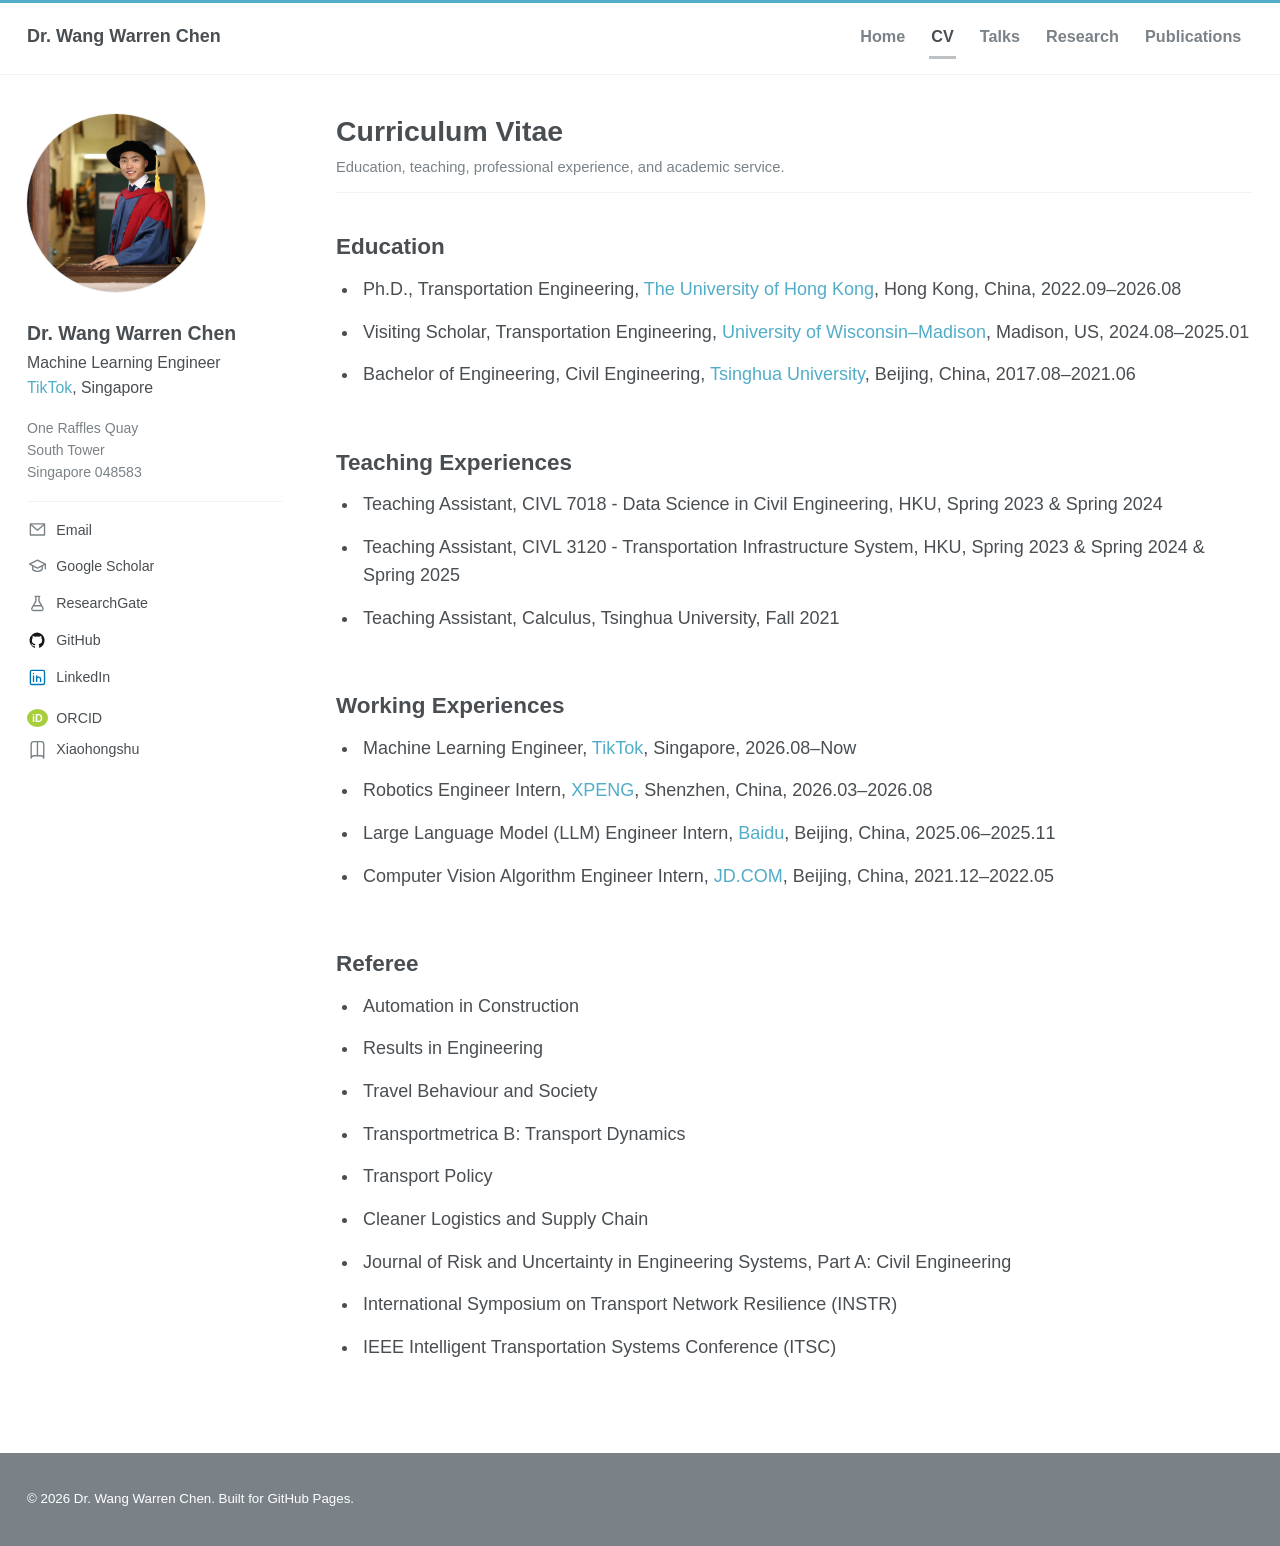
<file: cv.html>
<!doctype html>
<html lang="en">
<head>
  <meta charset="utf-8">
  <meta name="viewport" content="width=device-width, initial-scale=1">
  <meta name="description" content="Curriculum vitae of Dr. Wang Warren Chen.">
  <title>CV — Dr. Wang Warren Chen</title>
  <link rel="stylesheet" href="assets/css/style.css">
</head>
<body data-page="cv">
  <div data-site-header></div>
  <div class="site-shell">
    <aside class="profile" data-profile aria-label="Profile"></aside>
    <main class="page" id="main-content">
      <header class="page-header">
        <h1>Curriculum Vitae</h1>
        <p class="page-subtitle">Education, teaching, professional experience, and academic service.</p>
      </header>

      <section class="cv-section">
        <h2>Education</h2>
        <ul class="cv-list">
          <li>Ph.D., Transportation Engineering, <a href="https://www.hku.hk/" target="_blank" rel="noopener">The University of Hong Kong</a>, Hong Kong, China, 2022.09–2026.08</li>
          <li>Visiting Scholar, Transportation Engineering, <a href="https://www.wisc.edu/" target="_blank" rel="noopener">University of Wisconsin–Madison</a>, Madison, US, 2024.08–2025.01</li>
          <li>Bachelor of Engineering, Civil Engineering, <a href="https://www.tsinghua.edu.cn/en/index.htm" target="_blank" rel="noopener">Tsinghua University</a>, Beijing, China, 2017.08–2021.06</li>
        </ul>
      </section>

      <section class="cv-section">
        <h2>Teaching Experiences</h2>
        <ul class="cv-list">
          <li>Teaching Assistant, CIVL 7018 - Data Science in Civil Engineering, HKU, Spring 2023 &amp; Spring 2024</li>
          <li>Teaching Assistant, CIVL 3120 - Transportation Infrastructure System, HKU, Spring 2023 &amp; Spring 2024 &amp; Spring 2025</li>
          <li>Teaching Assistant, Calculus, Tsinghua University, Fall 2021</li>
        </ul>
      </section>

      <section class="cv-section">
        <h2>Working Experiences</h2>
        <ul class="cv-list">
          <li>Machine Learning Engineer, <a href="https://www.tiktok.com/" target="_blank" rel="noopener">TikTok</a>, Singapore, 2026.08–Now</li>
          <li>Robotics Engineer Intern, <a href="https://www.xpeng.com/" target="_blank" rel="noopener">XPENG</a>, Shenzhen, China, 2026.03–2026.08</li>
          <li>Large Language Model (LLM) Engineer Intern, <a href="https://home.baidu.com/home" target="_blank" rel="noopener">Baidu</a>, Beijing, China, 2025.06–2025.11</li>
          <li>Computer Vision Algorithm Engineer Intern, <a href="https://www.jdt.com.cn/" target="_blank" rel="noopener">JD.COM</a>, Beijing, China, 2021.12–2022.05</li>
        </ul>
      </section>

      <section class="cv-section">
        <h2>Referee</h2>
        <ul class="cv-list">
          <li>Automation in Construction</li>
          <li>Results in Engineering</li>
          <li>Travel Behaviour and Society</li>
          <li>Transportmetrica B: Transport Dynamics</li>
          <li>Transport Policy</li>
          <li>Cleaner Logistics and Supply Chain</li>
          <li>Journal of Risk and Uncertainty in Engineering Systems, Part A: Civil Engineering</li>
          <li>International Symposium on Transport Network Resilience (INSTR)</li>
          <li>IEEE Intelligent Transportation Systems Conference (ITSC)</li>
        </ul>
      </section>

    </main>
  </div>
  <div data-site-footer></div>
  <script src="assets/js/site.js"></script>
</body>
</html>
</file>
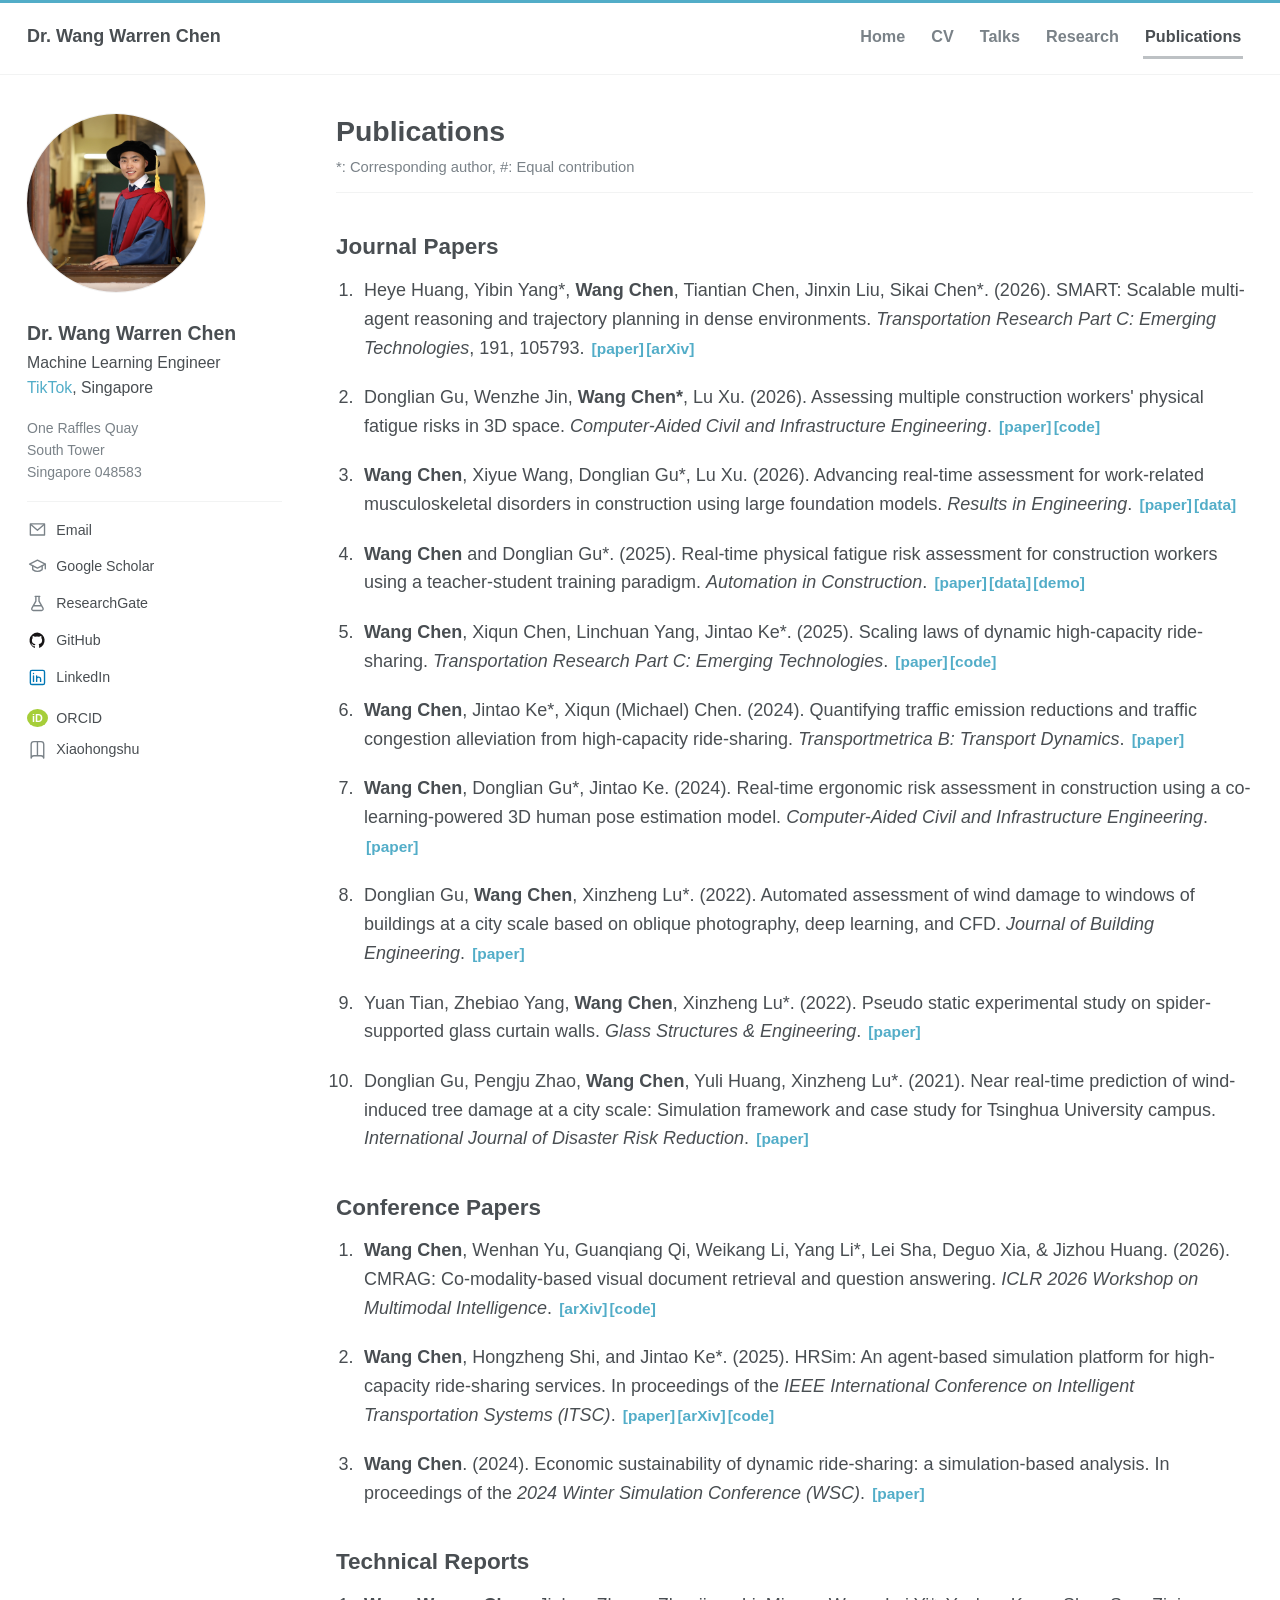
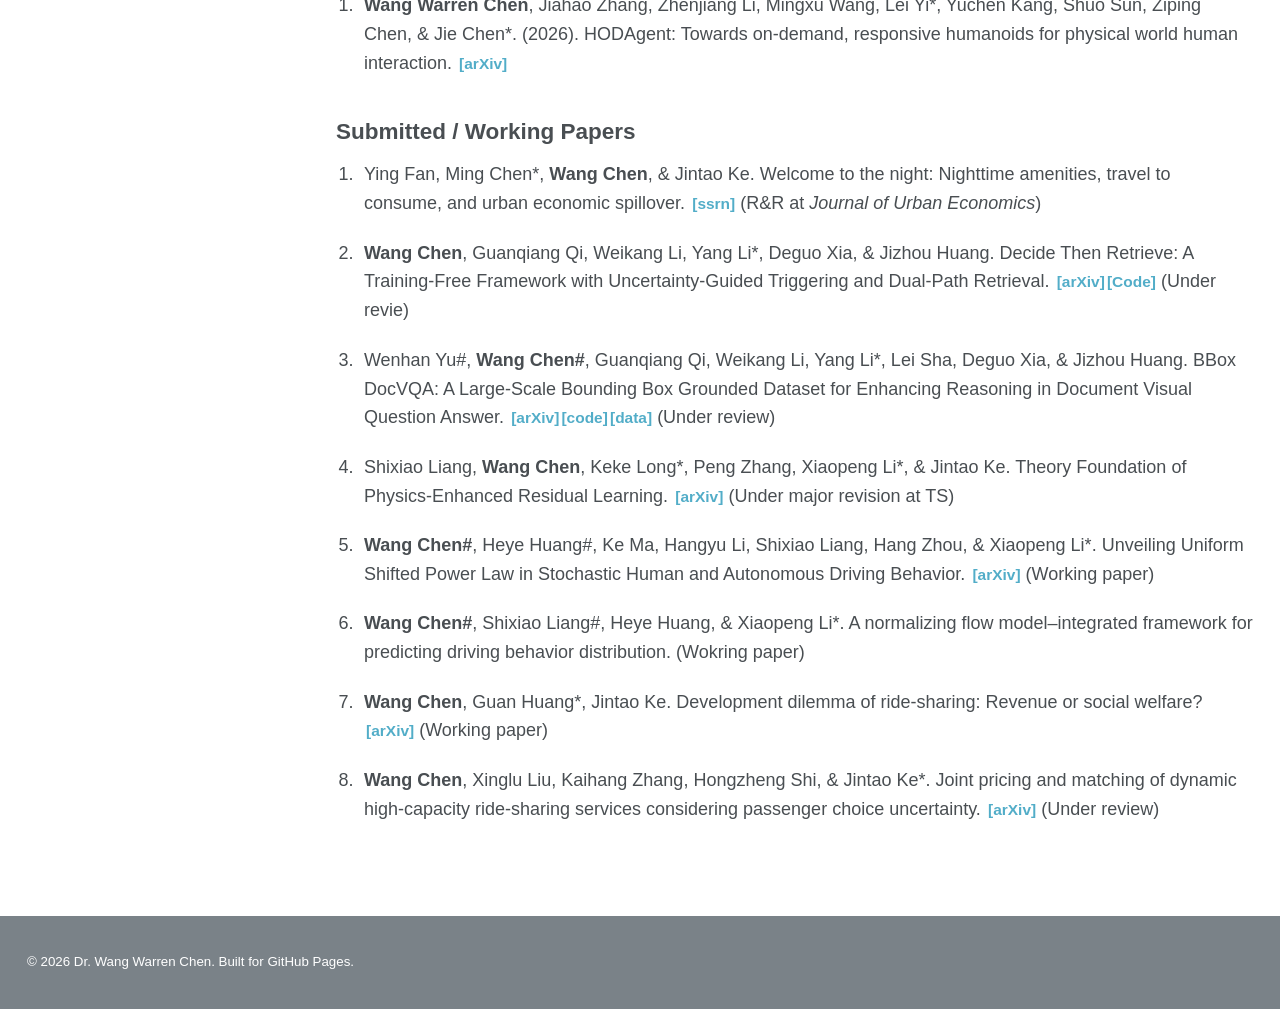
<file: publications.html>
<!doctype html>
<html lang="en">
<head>
  <meta charset="utf-8">
  <meta name="viewport" content="width=device-width, initial-scale=1">
  <meta name="description" content="Publications by Dr. Wang Warren Chen.">
  <title>Publications — Dr. Wang Warren Chen</title>
  <link rel="stylesheet" href="assets/css/style.css">
</head>
<body data-page="publications">
  <div data-site-header></div>
  <div class="site-shell">
    <aside class="profile" data-profile aria-label="Profile"></aside>
    <main class="page" id="main-content">
      <header class="page-header">
        <h1>Publications</h1>
        <p class="page-subtitle">*: Corresponding author, #: Equal contribution</p>
      </header>

      <h2>Journal Papers</h2>
      <ol class="publication-list">
        <li>Heye Huang, Yibin Yang*, <strong>Wang Chen</strong>, Tiantian Chen, Jinxin Liu, Sikai Chen*. (2026). SMART: Scalable multi-agent reasoning and trajectory planning in dense environments. <em>Transportation Research Part C: Emerging Technologies</em>, 191, 105793. <span class="paper-links"><a href="https://doi.org/10.1016/j.trc.2026.105793" target="_blank" rel="noopener">[paper]</a><a href="https://arxiv.org/abs/2509.15737" target="_blank" rel="noopener">[arXiv]</a></span></li>
        <li>Donglian Gu, Wenzhe Jin, <strong>Wang Chen*</strong>, Lu Xu. (2026). Assessing multiple construction workers' physical fatigue risks in 3D space. <em>Computer-Aided Civil and Infrastructure Engineering</em>. <span class="paper-links"><a href="https://doi.org/10.1016/j.cacaie.2026.100060" target="_blank" rel="noopener">[paper]</a><a href="https://github.com/WangWarrenChen/MultiPose3D" target="_blank" rel="noopener">[code]</a></span></li>
        <li><strong>Wang Chen</strong>, Xiyue Wang, Donglian Gu*, Lu Xu. (2026). Advancing real-time assessment for work-related musculoskeletal disorders in construction using large foundation models. <em>Results in Engineering</em>. <span class="paper-links"><a href="https://doi.org/10.1016/j.rineng.2026.109224" target="_blank" rel="noopener">[paper]</a><a href="https://drive.google.com/file/d/1qNzchmoMHaZ8wu-apvaWzUYh_M8Gv1V8/view?usp=sharing" target="_blank" rel="noopener">[data]</a></span></li>
        <li><strong>Wang Chen</strong> and Donglian Gu*. (2025). Real-time physical fatigue risk assessment for construction workers using a teacher-student training paradigm. <em>Automation in Construction</em>. <span class="paper-links"><a href="https://doi.org/10.1016/j.autcon.2025.106372" target="_blank" rel="noopener">[paper]</a><a href="https://drive.google.com/file/d/1jkQmhmJO9Hbkcn_pZlgIKTffX5NWCjIz/view?usp=sharing" target="_blank" rel="noopener">[data]</a><a href="https://www.youtube.com/watch?v=IvpaqEGSKNM" target="_blank" rel="noopener">[demo]</a></span></li>
        <li><strong>Wang Chen</strong>, Xiqun Chen, Linchuan Yang, Jintao Ke*. (2025). Scaling laws of dynamic high-capacity ride-sharing. <em>Transportation Research Part C: Emerging Technologies</em>. <span class="paper-links"><a href="https://doi.org/10.1016/j.trc.2025.105064" target="_blank" rel="noopener">[paper]</a><a href="https://github.com/WangWarrenChen/Ride-sharing-simulator" target="_blank" rel="noopener">[code]</a></span></li>
        <li><strong>Wang Chen</strong>, Jintao Ke*, Xiqun (Michael) Chen. (2024). Quantifying traffic emission reductions and traffic congestion alleviation from high-capacity ride-sharing. <em>Transportmetrica B: Transport Dynamics</em>. <span class="paper-links"><a href="https://doi.org/10.1080/21680566.2024.2423235" target="_blank" rel="noopener">[paper]</a></span></li>
        <li><strong>Wang Chen</strong>, Donglian Gu*, Jintao Ke. (2024). Real‐time ergonomic risk assessment in construction using a co‐learning‐powered 3D human pose estimation model. <em>Computer-Aided Civil and Infrastructure Engineering</em>. <span class="paper-links"><a href="https://onlinelibrary.wiley.com/doi/full/10.1111/mice.13139" target="_blank" rel="noopener">[paper]</a></span></li>
        <li>Donglian Gu, <strong>Wang Chen</strong>, Xinzheng Lu*. (2022). Automated assessment of wind damage to windows of buildings at a city scale based on oblique photography, deep learning, and CFD. <em>Journal of Building Engineering</em>. <span class="paper-links"><a href="https://www.sciencedirect.com/science/article/pii/S2352710222003680" target="_blank" rel="noopener">[paper]</a></span></li>
        <li>Yuan Tian, Zhebiao Yang, <strong>Wang Chen</strong>, Xinzheng Lu*. (2022). Pseudo static experimental study on spider-supported glass curtain walls. <em>Glass Structures &amp; Engineering</em>. <span class="paper-links"><a href="https://link.springer.com/article/10.1007/s40940-022-00170-4" target="_blank" rel="noopener">[paper]</a></span></li>
        <li>Donglian Gu, Pengju Zhao, <strong>Wang Chen</strong>, Yuli Huang, Xinzheng Lu*. (2021). Near real-time prediction of wind-induced tree damage at a city scale: Simulation framework and case study for Tsinghua University campus. <em>International Journal of Disaster Risk Reduction</em>. <span class="paper-links"><a href="https://www.sciencedirect.com/science/article/pii/S2212420920315053" target="_blank" rel="noopener">[paper]</a></span></li>
      </ol>

      <h2>Conference Papers</h2>
      <ol class="publication-list">
        <li><strong>Wang Chen</strong>, Wenhan Yu, Guanqiang Qi, Weikang Li, Yang Li*, Lei Sha, Deguo Xia, &amp; Jizhou Huang. (2026). CMRAG: Co-modality-based visual document retrieval and question answering. <em>ICLR 2026 Workshop on Multimodal Intelligence</em>. <span class="paper-links"><a href="https://arxiv.org/abs/2509.02123" target="_blank" rel="noopener">[arXiv]</a><a href="https://github.com/WangWarrenChen/CMRAG" target="_blank" rel="noopener">[code]</a></span></li>
        <li><strong>Wang Chen</strong>, Hongzheng Shi, and Jintao Ke*. (2025). HRSim: An agent-based simulation platform for high-capacity ride-sharing services. In proceedings of the <em>IEEE International Conference on Intelligent Transportation Systems (ITSC)</em>. <span class="paper-links"><a href="https://doi.org/10.1109/ITSC60802.2025.11423827" target="_blank" rel="noopener">[paper]</a><a href="https://arxiv.org/abs/2505.17758" target="_blank" rel="noopener">[arXiv]</a><a href="https://github.com/WangWarrenChen/HRSim" target="_blank" rel="noopener">[code]</a></span></li>
        <li><strong>Wang Chen</strong>. (2024). Economic sustainability of dynamic ride-sharing: a simulation-based analysis. In proceedings of the <em>2024 Winter Simulation Conference (WSC)</em>. <span class="paper-links"><a href="https://ssl.linklings.net/conferences/wsc/wsc2024_program/views/includes/files/doc123s3-file1.pdf" target="_blank" rel="noopener">[paper]</a></span></li>
      </ol>

      <h2>Technical Reports</h2>
      <ol class="publication-list">
        <li><strong>Wang Warren Chen</strong>, Jiahao Zhang, Zhenjiang Li, Mingxu Wang, Lei Yi*, Yuchen Kang, Shuo Sun, Ziping Chen, &amp; Jie Chen*. (2026). HODAgent: Towards on-demand, responsive humanoids for physical world human interaction. <span class="paper-links"><a href="https://arxiv.org/abs/2608.17584v1" target="_blank" rel="noopener">[arXiv]</a></span></li>
      </ol>

      <h2>Submitted / Working Papers</h2>
      <ol class="publication-list">
        <li>Ying Fan, Ming Chen*, <strong>Wang Chen</strong>, &amp; Jintao Ke. Welcome to the night: Nighttime amenities, travel to consume, and urban economic spillover. <span class="paper-links"><a href="https://dx.doi.org/10.2139/ssrn.4990817" target="_blank" rel="noopener">[ssrn]</a></span> (R&amp;R at <em>Journal of Urban Economics</em>)</li>
        <li><strong>Wang Chen</strong>, Guanqiang Qi, Weikang Li, Yang Li*, Deguo Xia, &amp; Jizhou Huang. Decide Then Retrieve: A Training-Free Framework with Uncertainty-Guided Triggering and Dual-Path Retrieval. <span class="paper-links"><a href="https://arxiv.org/abs/2601.03908" target="_blank" rel="noopener">[arXiv]</a><a href="https://github.com/WangWarrenChen/DTR" target="_blank" rel="noopener">[Code]</a></span> (Under revie)</li>
        <li>Wenhan Yu#, <strong>Wang Chen#</strong>, Guanqiang Qi, Weikang Li, Yang Li*, Lei Sha, Deguo Xia, &amp; Jizhou Huang. BBox DocVQA: A Large-Scale Bounding Box Grounded Dataset for Enhancing Reasoning in Document Visual Question Answer. <span class="paper-links"><a href="https://arxiv.org/abs/2511.15090" target="_blank" rel="noopener">[arXiv]</a><a href="https://github.com/yuwenhan07/BBox-DocVQA-improve" target="_blank" rel="noopener">[code]</a><a href="https://huggingface.co/datasets/Yuwh07/BBox_DocVQA_Train" target="_blank" rel="noopener">[data]</a></span> (Under review)</li>
        <li>Shixiao Liang, <strong>Wang Chen</strong>, Keke Long*, Peng Zhang, Xiaopeng Li*, &amp; Jintao Ke. Theory Foundation of Physics-Enhanced Residual Learning. <span class="paper-links"><a href="https://arxiv.org/abs/2509.00348" target="_blank" rel="noopener">[arXiv]</a></span> (Under major revision at TS)</li>
        <li><strong>Wang Chen#</strong>, Heye Huang#, Ke Ma, Hangyu Li, Shixiao Liang, Hang Zhou, &amp; Xiaopeng Li*. Unveiling Uniform Shifted Power Law in Stochastic Human and Autonomous Driving Behavior. <span class="paper-links"><a href="https://arxiv.org/abs/2511.00659" target="_blank" rel="noopener">[arXiv]</a></span> (Working paper)</li>
        <li><strong>Wang Chen#</strong>, Shixiao Liang#, Heye Huang, &amp; Xiaopeng Li*. A normalizing flow model–integrated framework for predicting driving behavior distribution. (Wokring paper)</li>
        <li><strong>Wang Chen</strong>, Guan Huang*, Jintao Ke. Development dilemma of ride-sharing: Revenue or social welfare? <span class="paper-links"><a href="https://arxiv.org/pdf/2412.08801" target="_blank" rel="noopener">[arXiv]</a></span> (Working paper)</li>
        <li><strong>Wang Chen</strong>, Xinglu Liu, Kaihang Zhang, Hongzheng Shi, &amp; Jintao Ke*. Joint pricing and matching of dynamic high-capacity ride-sharing services considering passenger choice uncertainty. <span class="paper-links"><a href="https://arxiv.org/abs/2608.22440" target="_blank" rel="noopener">[arXiv]</a></span> (Under review)</li>
      </ol>

    </main>
  </div>
  <div data-site-footer></div>
  <script src="assets/js/site.js"></script>
</body>
</html>
</file>
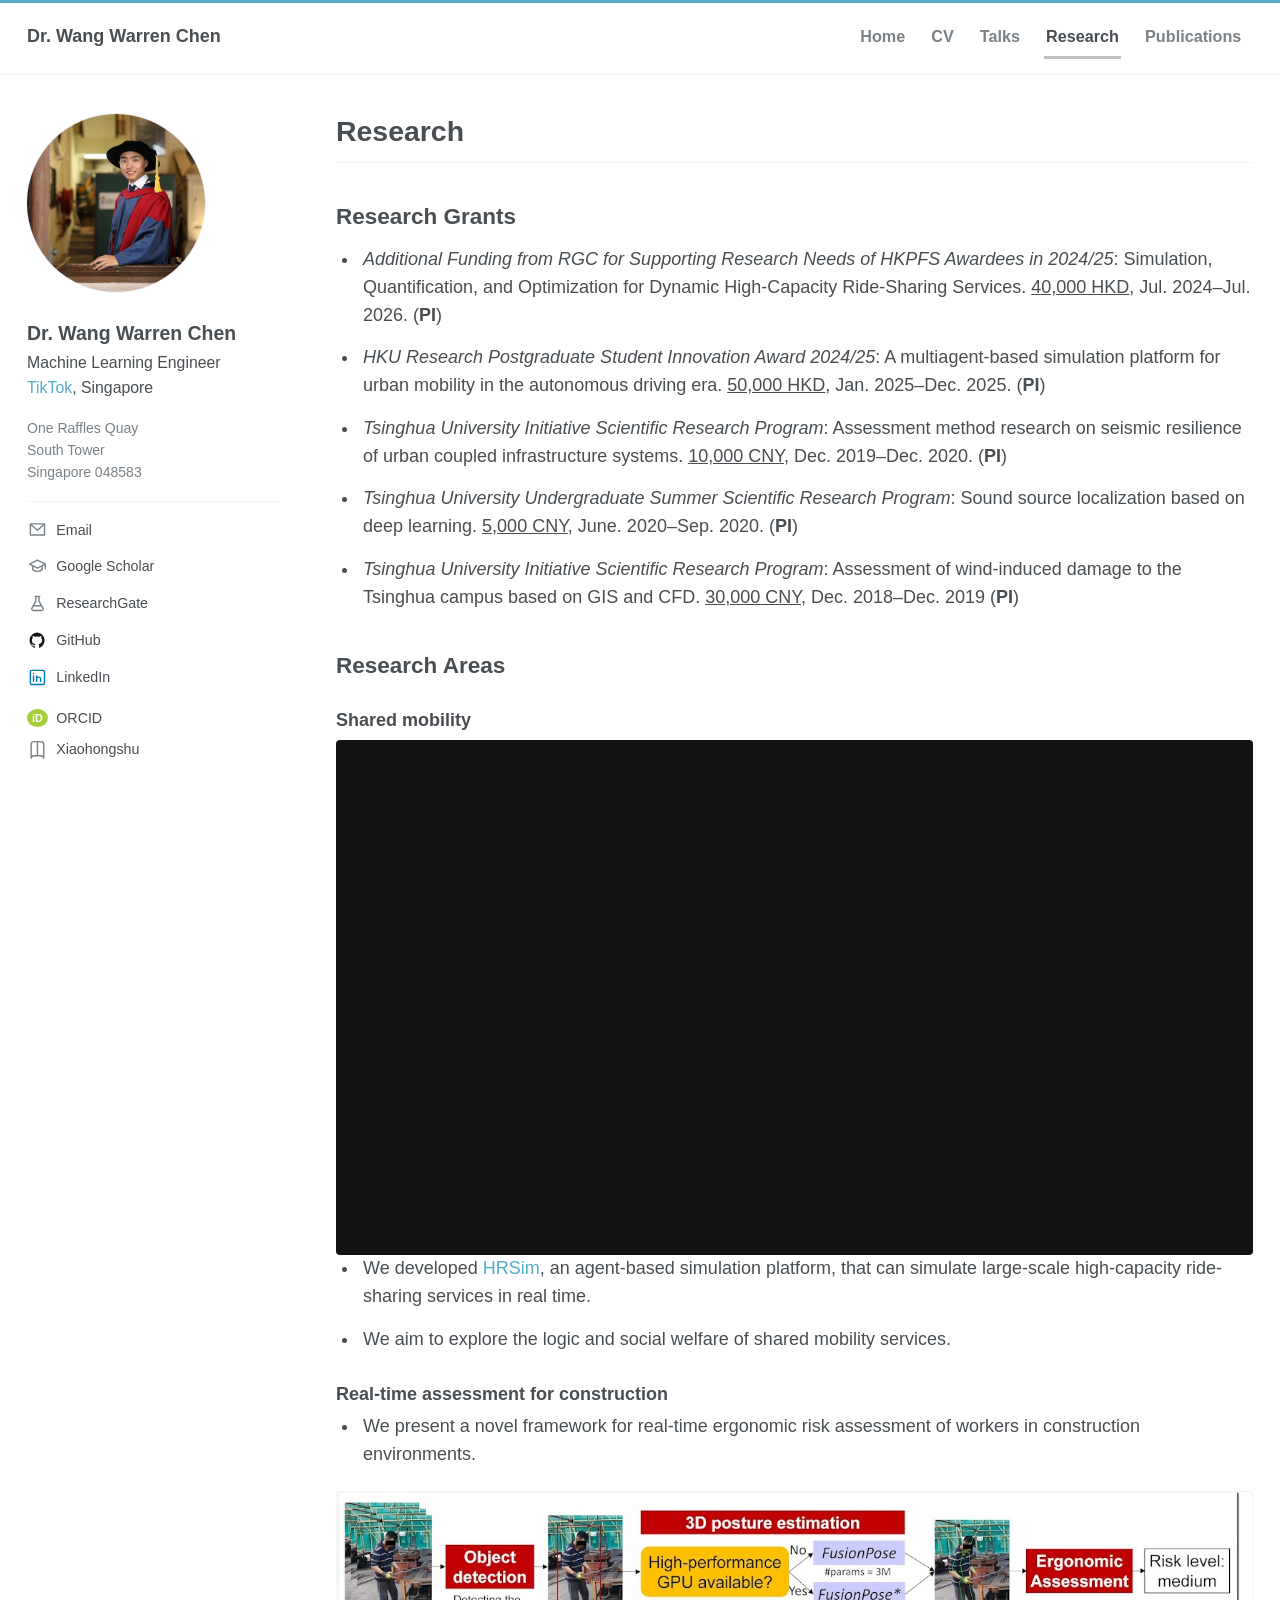
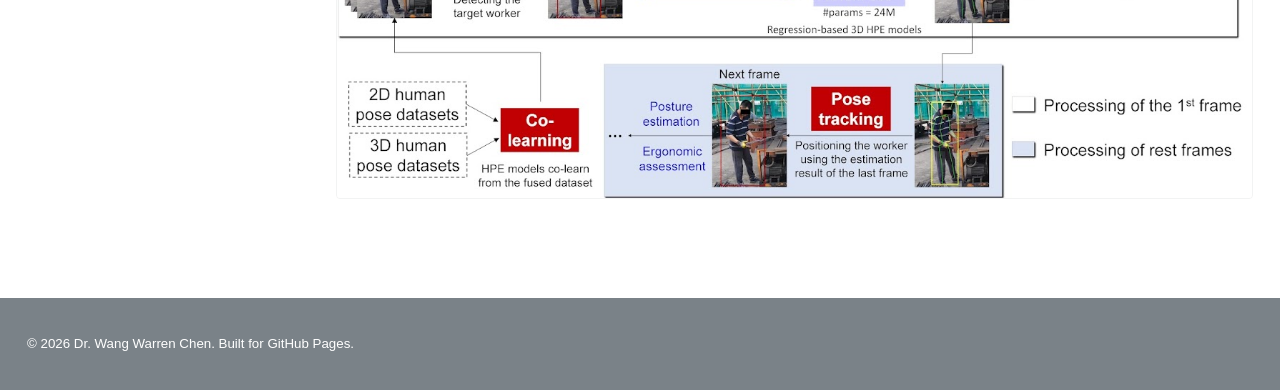
<file: research.html>
<!doctype html>
<html lang="en">
<head>
  <meta charset="utf-8">
  <meta name="viewport" content="width=device-width, initial-scale=1">
  <meta name="description" content="Research grants and research areas of Dr. Wang Warren Chen.">
  <title>Research — Dr. Wang Warren Chen</title>
  <link rel="stylesheet" href="assets/css/style.css">
</head>
<body data-page="research">
  <div data-site-header></div>
  <div class="site-shell">
    <aside class="profile" data-profile aria-label="Profile"></aside>
    <main class="page" id="main-content">
      <header class="page-header">
        <h1>Research</h1>
      </header>

      <h2>Research Grants</h2>
      <ul class="content-list">
        <li><em>Additional Funding from RGC for Supporting Research Needs of HKPFS Awardees in 2024/25</em>: Simulation, Quantification, and Optimization for Dynamic High-Capacity Ride-Sharing Services. <u>40,000 HKD</u>, Jul. 2024–Jul. 2026. (<strong>PI</strong>)</li>
        <li><em>HKU Research Postgraduate Student Innovation Award 2024/25</em>: A multiagent-based simulation platform for urban mobility in the autonomous driving era. <u>50,000 HKD</u>, Jan. 2025–Dec. 2025. (<strong>PI</strong>)</li>
        <li><em>Tsinghua University Initiative Scientific Research Program</em>: Assessment method research on seismic resilience of urban coupled infrastructure systems. <u>10,000 CNY</u>, Dec. 2019–Dec. 2020. (<strong>PI</strong>)</li>
        <li><em>Tsinghua University Undergraduate Summer Scientific Research Program</em>: Sound source localization based on deep learning. <u>5,000 CNY</u>, June. 2020–Sep. 2020. (<strong>PI</strong>)</li>
        <li><em>Tsinghua University Initiative Scientific Research Program</em>: Assessment of wind-induced damage to the Tsinghua campus based on GIS and CFD. <u>30,000 CNY</u>, Dec. 2018–Dec. 2019 (<strong>PI</strong>)</li>
      </ul>

      <h2>Research Areas</h2>
      <h3>Shared mobility</h3>
      <div class="video-frame">
        <iframe src="https://www.youtube-nocookie.com/embed/upBATpfreoI" title="HRSim demonstration" loading="lazy" allow="accelerometer; autoplay; clipboard-write; encrypted-media; gyroscope; picture-in-picture; web-share" allowfullscreen></iframe>
      </div>
      <ul class="content-list">
        <li>We developed <a href="https://github.com/WangWarrenChen/HRSim" target="_blank" rel="noopener">HRSim</a>, an agent-based simulation platform, that can simulate large-scale high-capacity ride-sharing services in real time.</li>
        <li>We aim to explore the logic and social welfare of shared mobility services.</li>
      </ul>

      <h3>Real-time assessment for construction</h3>
      <ul class="content-list">
        <li>We present a novel framework for real-time ergonomic risk assessment of workers in construction environments.</li>
      </ul>
      <figure class="research-media">
        <img src="assets/images/research-construction.jpg" alt="Real-time ergonomic risk assessment framework for construction workers" loading="lazy">
      </figure>

    </main>
  </div>
  <div data-site-footer></div>
  <script src="assets/js/site.js"></script>
</body>
</html>
</file>
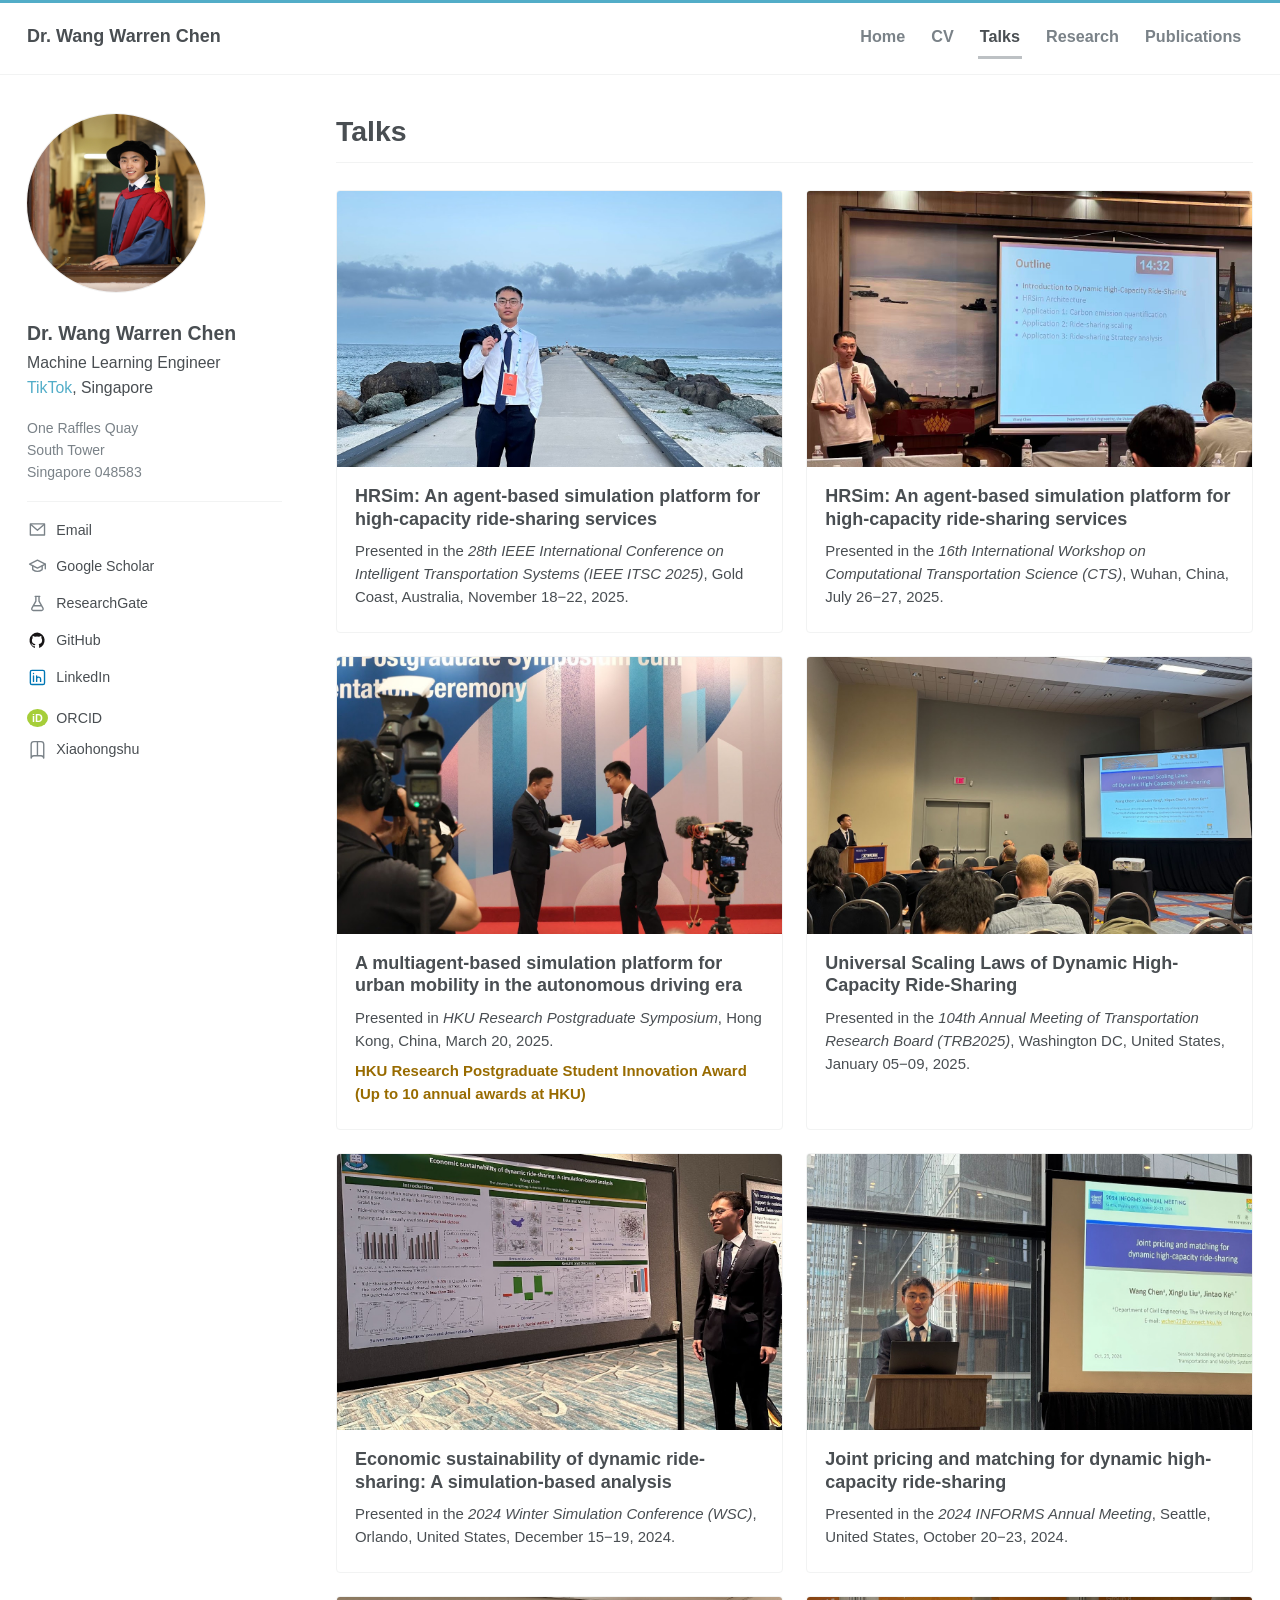
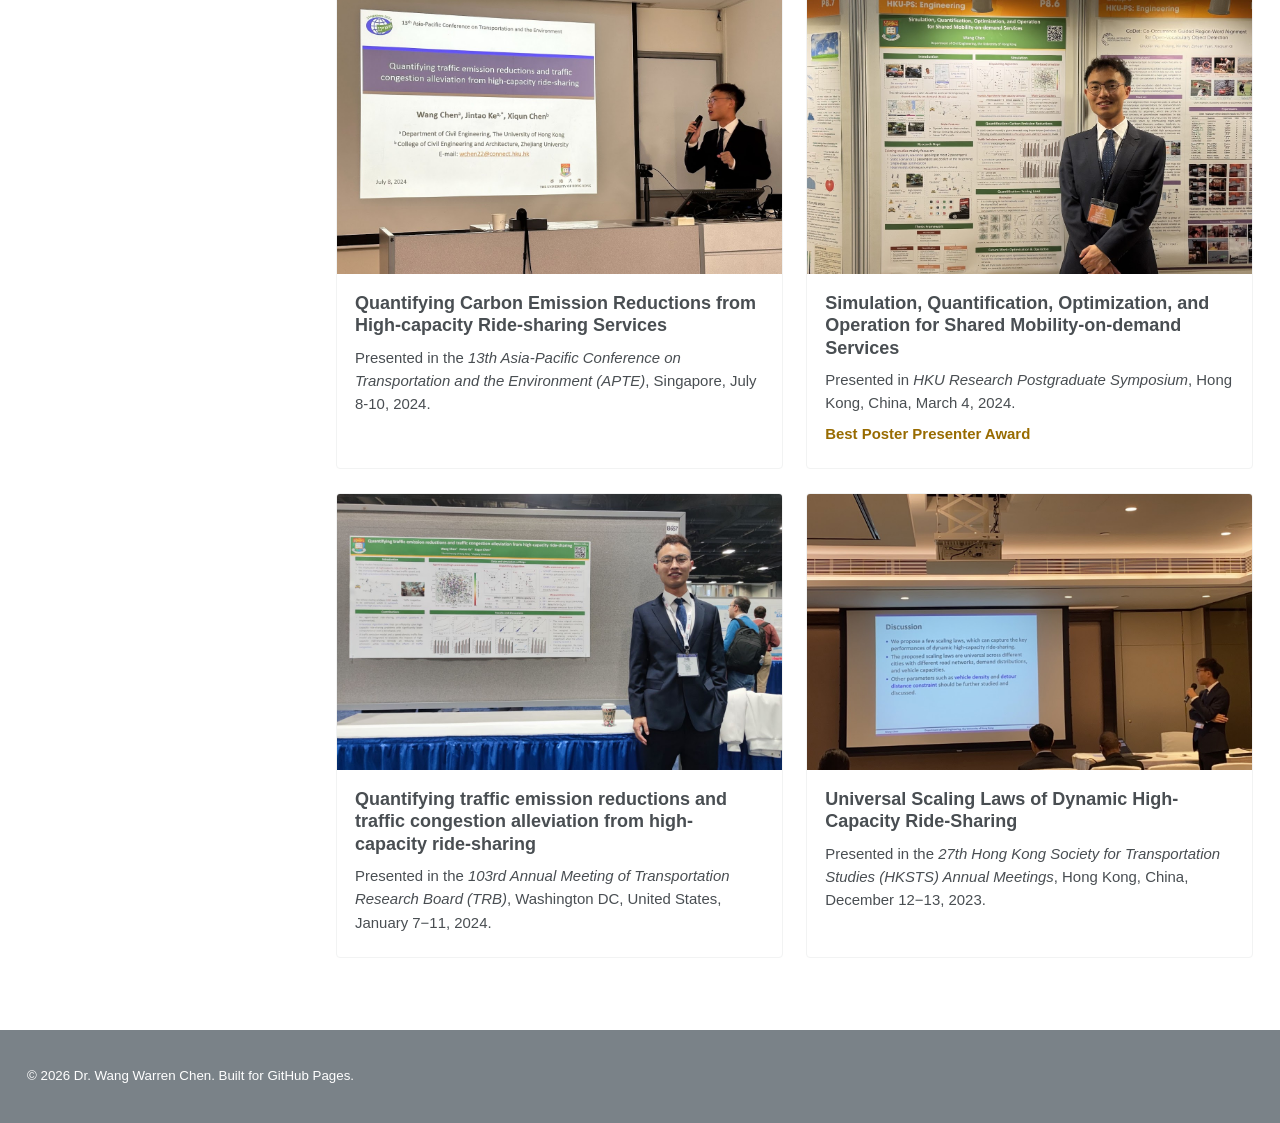
<file: talks.html>
<!doctype html>
<html lang="en">
<head>
  <meta charset="utf-8">
  <meta name="viewport" content="width=device-width, initial-scale=1">
  <meta name="description" content="Selected talks and presentations by Dr. Wang Warren Chen.">
  <title>Talks — Dr. Wang Warren Chen</title>
  <link rel="stylesheet" href="assets/css/style.css">
</head>
<body data-page="talks">
  <div data-site-header></div>
  <div class="site-shell">
    <aside class="profile" data-profile aria-label="Profile"></aside>
    <main class="page" id="main-content">
      <header class="page-header">
        <h1>Talks</h1>
      </header>

      <div class="talk-grid">
        <article class="talk-card">
          <img src="assets/images/talk-01.jpg" alt="Presentation at IEEE ITSC 2025" loading="lazy">
          <div class="talk-card__body">
            <h2>HRSim: An agent-based simulation platform for high-capacity ride-sharing services</h2>
            <p>Presented in the <em>28th IEEE International Conference on Intelligent Transportation Systems (IEEE ITSC 2025)</em>, Gold Coast, Australia, November 18−22, 2025.</p>
          </div>
        </article>
        <article class="talk-card">
          <img src="assets/images/talk-02.jpg" alt="Presentation at the 16th International Workshop on Computational Transportation Science" loading="lazy">
          <div class="talk-card__body">
            <h2>HRSim: An agent-based simulation platform for high-capacity ride-sharing services</h2>
            <p>Presented in the <em>16th International Workshop on Computational Transportation Science (CTS)</em>, Wuhan, China, July 26−27, 2025.</p>
          </div>
        </article>
        <article class="talk-card">
          <img src="assets/images/talk-03.jpg" alt="Presentation at HKU Research Postgraduate Symposium" loading="lazy">
          <div class="talk-card__body">
            <h2>A multiagent-based simulation platform for urban mobility in the autonomous driving era</h2>
            <p>Presented in <em>HKU Research Postgraduate Symposium</em>, Hong Kong, China, March 20, 2025.</p>
            <p class="award">HKU Research Postgraduate Student Innovation Award (Up to 10 annual awards at HKU)</p>
          </div>
        </article>
        <article class="talk-card">
          <img src="assets/images/talk-04.jpg" alt="Presentation at TRB 2025" loading="lazy">
          <div class="talk-card__body">
            <h2>Universal Scaling Laws of Dynamic High-Capacity Ride-Sharing</h2>
            <p>Presented in the <em>104th Annual Meeting of Transportation Research Board (TRB2025)</em>, Washington DC, United States, January 05−09, 2025.</p>
          </div>
        </article>
        <article class="talk-card">
          <img src="assets/images/talk-05.jpg" alt="Presentation at the 2024 Winter Simulation Conference" loading="lazy">
          <div class="talk-card__body">
            <h2>Economic sustainability of dynamic ride-sharing: A simulation-based analysis</h2>
            <p>Presented in the <em>2024 Winter Simulation Conference (WSC)</em>, Orlando, United States, December 15−19, 2024.</p>
          </div>
        </article>
        <article class="talk-card">
          <img src="assets/images/talk-06.jpg" alt="Presentation at the 2024 INFORMS Annual Meeting" loading="lazy">
          <div class="talk-card__body">
            <h2>Joint pricing and matching for dynamic high-capacity ride-sharing</h2>
            <p>Presented in the <em>2024 INFORMS Annual Meeting</em>, Seattle, United States, October 20−23, 2024.</p>
          </div>
        </article>
        <article class="talk-card">
          <img src="assets/images/talk-07.jpg" alt="Presentation at APTE 2024" loading="lazy">
          <div class="talk-card__body">
            <h2>Quantifying Carbon Emission Reductions from High-capacity Ride-sharing Services</h2>
            <p>Presented in the <em>13th Asia-Pacific Conference on Transportation and the Environment (APTE)</em>, Singapore, July 8-10, 2024.</p>
          </div>
        </article>
        <article class="talk-card">
          <img src="assets/images/talk-08.jpg" alt="Poster at HKU Research Postgraduate Symposium" loading="lazy">
          <div class="talk-card__body">
            <h2>Simulation, Quantification, Optimization, and Operation for Shared Mobility-on-demand Services</h2>
            <p>Presented in <em>HKU Research Postgraduate Symposium</em>, Hong Kong, China, March 4, 2024.</p>
            <p class="award">Best Poster Presenter Award</p>
          </div>
        </article>
        <article class="talk-card">
          <img src="assets/images/talk-09.jpg" alt="Presentation at TRB 2024" loading="lazy">
          <div class="talk-card__body">
            <h2>Quantifying traffic emission reductions and traffic congestion alleviation from high-capacity ride-sharing</h2>
            <p>Presented in the <em>103rd Annual Meeting of Transportation Research Board (TRB)</em>, Washington DC, United States, January 7−11, 2024.</p>
          </div>
        </article>
        <article class="talk-card">
          <img src="assets/images/talk-10.jpg" alt="Presentation at the 27th HKSTS Annual Meeting" loading="lazy">
          <div class="talk-card__body">
            <h2>Universal Scaling Laws of Dynamic High-Capacity Ride-Sharing</h2>
            <p>Presented in the <em>27th Hong Kong Society for Transportation Studies (HKSTS) Annual Meetings</em>, Hong Kong, China, December 12−13, 2023.</p>
          </div>
        </article>
      </div>

    </main>
  </div>
  <div data-site-footer></div>
  <script src="assets/js/site.js"></script>
</body>
</html>
</file>
<file: assets/css/style.css>
:root {
  --ink: #494e52;
  --muted: #7a8288;
  --line: #f2f3f3;
  --accent: #52adc8;
  --accent-dark: #3e8296;
  --paper: #ffffff;
  --soft: #f8f9f9;
  --max-width: 1280px;
}

* { box-sizing: border-box; }

html {
  min-height: 100%;
  background: var(--paper);
  color-scheme: light;
  font-size: 16px;
  scroll-behavior: smooth;
}

body {
  min-height: 100vh;
  margin: 0;
  color: var(--ink);
  background: var(--paper);
  font-family: -apple-system, BlinkMacSystemFont, "Segoe UI", Roboto, "Helvetica Neue", Arial, sans-serif;
  line-height: 1.55;
  -webkit-font-smoothing: antialiased;
}

body::before {
  position: fixed;
  inset: 0 0 auto;
  z-index: 100;
  height: 3px;
  content: "";
  background: var(--accent);
}

a {
  color: var(--accent);
  text-decoration: none;
  transition: color .18s ease;
}

a:hover,
a:focus-visible {
  color: var(--accent-dark);
  text-decoration: underline;
}

img { max-width: 100%; height: auto; }

.skip-link {
  position: fixed;
  top: -5rem;
  left: 1rem;
  z-index: 200;
  padding: .65rem 1rem;
  color: #fff;
  background: var(--ink);
  border-radius: 3px;
}

.skip-link:focus { top: 1rem; }

.masthead {
  position: relative;
  z-index: 50;
  border-bottom: 1px solid var(--line);
  background: rgba(255, 255, 255, .96);
}

.masthead__inner {
  display: flex;
  align-items: center;
  max-width: var(--max-width);
  min-height: 74px;
  margin: 0 auto;
  padding: .75rem 1.5rem;
}

.site-title {
  flex: 0 0 auto;
  margin-right: auto;
  color: var(--ink);
  font-size: 1rem;
  font-weight: 700;
  white-space: nowrap;
}

.site-title:hover { color: var(--ink); text-decoration: none; }

.nav-toggle {
  display: none;
  width: 42px;
  height: 38px;
  padding: 9px 8px;
  border: 0;
  background: var(--muted);
  border-radius: 3px;
}

.nav-toggle span,
.nav-toggle span::before,
.nav-toggle span::after {
  display: block;
  width: 26px;
  height: 3px;
  background: #fff;
  content: "";
}

.nav-toggle span { position: relative; }
.nav-toggle span::before { position: absolute; top: -7px; }
.nav-toggle span::after { position: absolute; top: 7px; }

.site-nav ul {
  display: flex;
  align-items: center;
  gap: .15rem;
  margin: 0;
  padding: 0;
  list-style: none;
}

.site-nav a {
  position: relative;
  display: block;
  margin: 0 .55rem;
  padding: .55rem .1rem;
  color: var(--muted);
  font-size: .9rem;
  font-weight: 600;
  white-space: nowrap;
}

.site-nav a::after {
  position: absolute;
  right: 0;
  bottom: 0;
  left: 0;
  height: 3px;
  content: "";
  background: #bdc1c4;
  transform: scaleX(0);
  transform-origin: center;
  transition: transform .18s ease;
}

.site-nav a:hover { color: #5c6266; text-decoration: none; }
.site-nav a:hover::after,
.site-nav a[aria-current="page"]::after { transform: scaleX(1); }
.site-nav a[aria-current="page"] { color: var(--ink); }

.site-shell {
  display: grid;
  grid-template-columns: 255px minmax(0, 1fr);
  gap: 3rem;
  max-width: var(--max-width);
  margin: 0 auto;
  padding: 2.15rem 1.5rem 4rem;
}

.profile { min-width: 0; }

.profile__sticky {
  position: sticky;
  top: 2rem;
}

.profile__photo {
  width: 178px;
  height: 178px;
  object-fit: cover;
  object-position: 50% 41%;
  border-radius: 50%;
  box-shadow: 0 0 0 1px rgba(0, 0, 0, .06);
}

.profile__name {
  margin: 1.15rem 0 .3rem;
  color: var(--ink);
  font-size: 1.08rem;
  line-height: 1.25;
}

.profile__role {
  margin: 0 0 1rem;
  color: var(--ink);
  font-size: .88rem;
  line-height: 1.55;
}

.profile__address {
  margin: 0 0 1rem;
  color: var(--muted);
  font-size: .78rem;
  font-style: normal;
  line-height: 1.55;
}

.profile__links {
  margin: 0;
  padding: .9rem 0 0;
  border-top: 1px solid var(--line);
  list-style: none;
}

.profile__links li { margin: 0 0 .42rem; }

.profile__links a {
  display: inline-flex;
  align-items: center;
  gap: .48rem;
  color: var(--ink);
  font-size: .79rem;
}

.profile__links a:hover { color: var(--accent-dark); }

.profile__icon {
  display: inline-grid;
  flex: 0 0 1.15rem;
  width: 1.15rem;
  height: 1.15rem;
  place-items: center;
  color: var(--muted);
  text-align: center;
}

.profile__icon svg {
  width: 1.05rem;
  height: 1.05rem;
  overflow: visible;
  fill: none;
  stroke: currentColor;
  stroke-linecap: round;
  stroke-linejoin: round;
  stroke-width: 1.75;
}

.profile__icon--github svg { fill: #171516; stroke: none; }
.profile__icon--linkedin { color: #0077b5; }

.profile__icon--orcid {
  display: inline-grid;
  width: 1rem;
  height: 1rem;
  place-items: center;
  color: #fff;
  background: #a6ce39;
  border-radius: 50%;
  font-size: .6rem;
  font-weight: 800;
}

.page { min-width: 0; max-width: 920px; }

.page-header {
  margin-bottom: 1.5rem;
  padding-bottom: .7rem;
  border-bottom: 1px solid var(--line);
}

h1,
h2,
h3 {
  color: var(--ink);
  line-height: 1.25;
}

h1 { margin: 0; font-size: 1.58rem; }
h2 { margin: 2.25rem 0 .8rem; font-size: 1.25rem; }
h3 { margin: 1.6rem 0 .45rem; font-size: 1rem; }

p { margin: 0 0 1.25rem; }

.lede { font-size: 1.01rem; line-height: 1.72; }

.small-note,
.page-subtitle {
  color: var(--muted);
  font-size: .82rem;
}

.page-subtitle { margin: .4rem 0 0; }

.news-list,
.content-list,
.publication-list,
.cv-list {
  margin: 0;
  padding-left: 1.25rem;
}

.news-list li,
.content-list li,
.cv-list li {
  margin-bottom: .82rem;
  padding-left: .25rem;
}

.news-list time { font-weight: 700; }

.publication-list {
  list-style: decimal;
}

.publication-list li {
  margin-bottom: 1.15rem;
  padding-left: .3rem;
  line-height: 1.6;
}

.paper-links { white-space: nowrap; }
.paper-links a { margin-left: .12rem; font-size: .86rem; font-weight: 600; }

.cv-section { padding-bottom: .25rem; }

.talk-grid {
  display: grid;
  grid-template-columns: repeat(2, minmax(0, 1fr));
  gap: 1.3rem;
}

.talk-card {
  overflow: hidden;
  border: 1px solid var(--line);
  border-radius: 4px;
  background: #fff;
}

.talk-card img {
  display: block;
  width: 100%;
  aspect-ratio: 1.61 / 1;
  object-fit: cover;
  background: var(--soft);
}

.talk-card__body { padding: 1rem 1rem .9rem; }
.talk-card h2 { margin: 0 0 .5rem; font-size: 1rem; }
.talk-card p { margin: 0 0 .4rem; font-size: .83rem; }
.talk-card .award { color: #986b00; font-weight: 700; }

.research-media {
  overflow: hidden;
  margin: 1.2rem 0 1.5rem;
  border: 1px solid var(--line);
  border-radius: 4px;
}

.research-media img { display: block; width: 100%; }

.video-frame {
  position: relative;
  width: 100%;
  padding-top: 56.25%;
  overflow: hidden;
  background: #111;
  border-radius: 4px;
}

.video-frame iframe {
  position: absolute;
  inset: 0;
  width: 100%;
  height: 100%;
  border: 0;
}

.visitor-counter {
  display: inline-block;
  padding: .85rem;
  border: 1px solid var(--line);
  border-radius: 4px;
  background: var(--soft);
}

.visitor-counter img { display: block; max-width: 100%; margin: 0 auto; }

.home-update {
  margin: 2.5rem 0 0;
  color: var(--muted);
  font-size: .75rem;
}

.footer {
  padding: 2rem 1.5rem;
  color: #fff;
  background: #7a8288;
  font-size: .74rem;
}

.footer__inner { max-width: var(--max-width); margin: 0 auto; }
.footer a { color: #fff; text-decoration: underline; }

@media (min-width: 48em) {
  html { font-size: 18px; }
}

@media (max-width: 980px) {
  .site-shell { grid-template-columns: 210px minmax(0, 1fr); gap: 2rem; }
  .profile__photo { width: 150px; height: 150px; }
  .site-nav a { margin: 0 .35rem; font-size: .83rem; }
}

@media (max-width: 780px) {
  .masthead__inner { flex-wrap: wrap; min-height: 64px; padding: .7rem 1rem; }
  .nav-toggle { display: block; }
  .site-nav { display: none; width: 100%; padding-top: .55rem; }
  .site-nav.is-open { display: block; }
  .site-nav ul { display: grid; grid-template-columns: repeat(2, 1fr); }
  .site-nav a { margin: 0; padding: .65rem .4rem; border-bottom: 1px solid var(--line); }
  .site-nav a::after { display: none; }
  .site-shell { display: block; padding: 1.5rem 1rem 3rem; }
  .profile__sticky { position: static; display: grid; grid-template-columns: 118px 1fr; gap: 1.25rem; margin-bottom: 2rem; padding-bottom: 1.5rem; border-bottom: 1px solid var(--line); }
  .profile__photo { grid-row: 1 / span 5; width: 118px; height: 118px; }
  .profile__name { margin: .15rem 0 .25rem; }
  .profile__role { margin-bottom: .55rem; }
  .profile__address { margin-bottom: .5rem; }
  .profile__links { display: flex; flex-wrap: wrap; gap: .2rem 1rem; padding-top: .5rem; }
  .profile__links li { margin: 0; }
  .talk-grid { grid-template-columns: 1fr; }
}

@media (max-width: 520px) {
  .profile__sticky { display: block; text-align: center; }
  .profile__photo { width: 130px; height: 130px; }
  .profile__links { justify-content: center; }
}

@media print {
  body::before,
  .masthead,
  .profile,
  .footer { display: none !important; }
  .site-shell { display: block; max-width: none; padding: 0; }
  .page { max-width: none; }
  a { color: inherit; text-decoration: none; }
  a[href^="http"]::after { content: " (" attr(href) ")"; font-size: .72em; }
}
</file>
